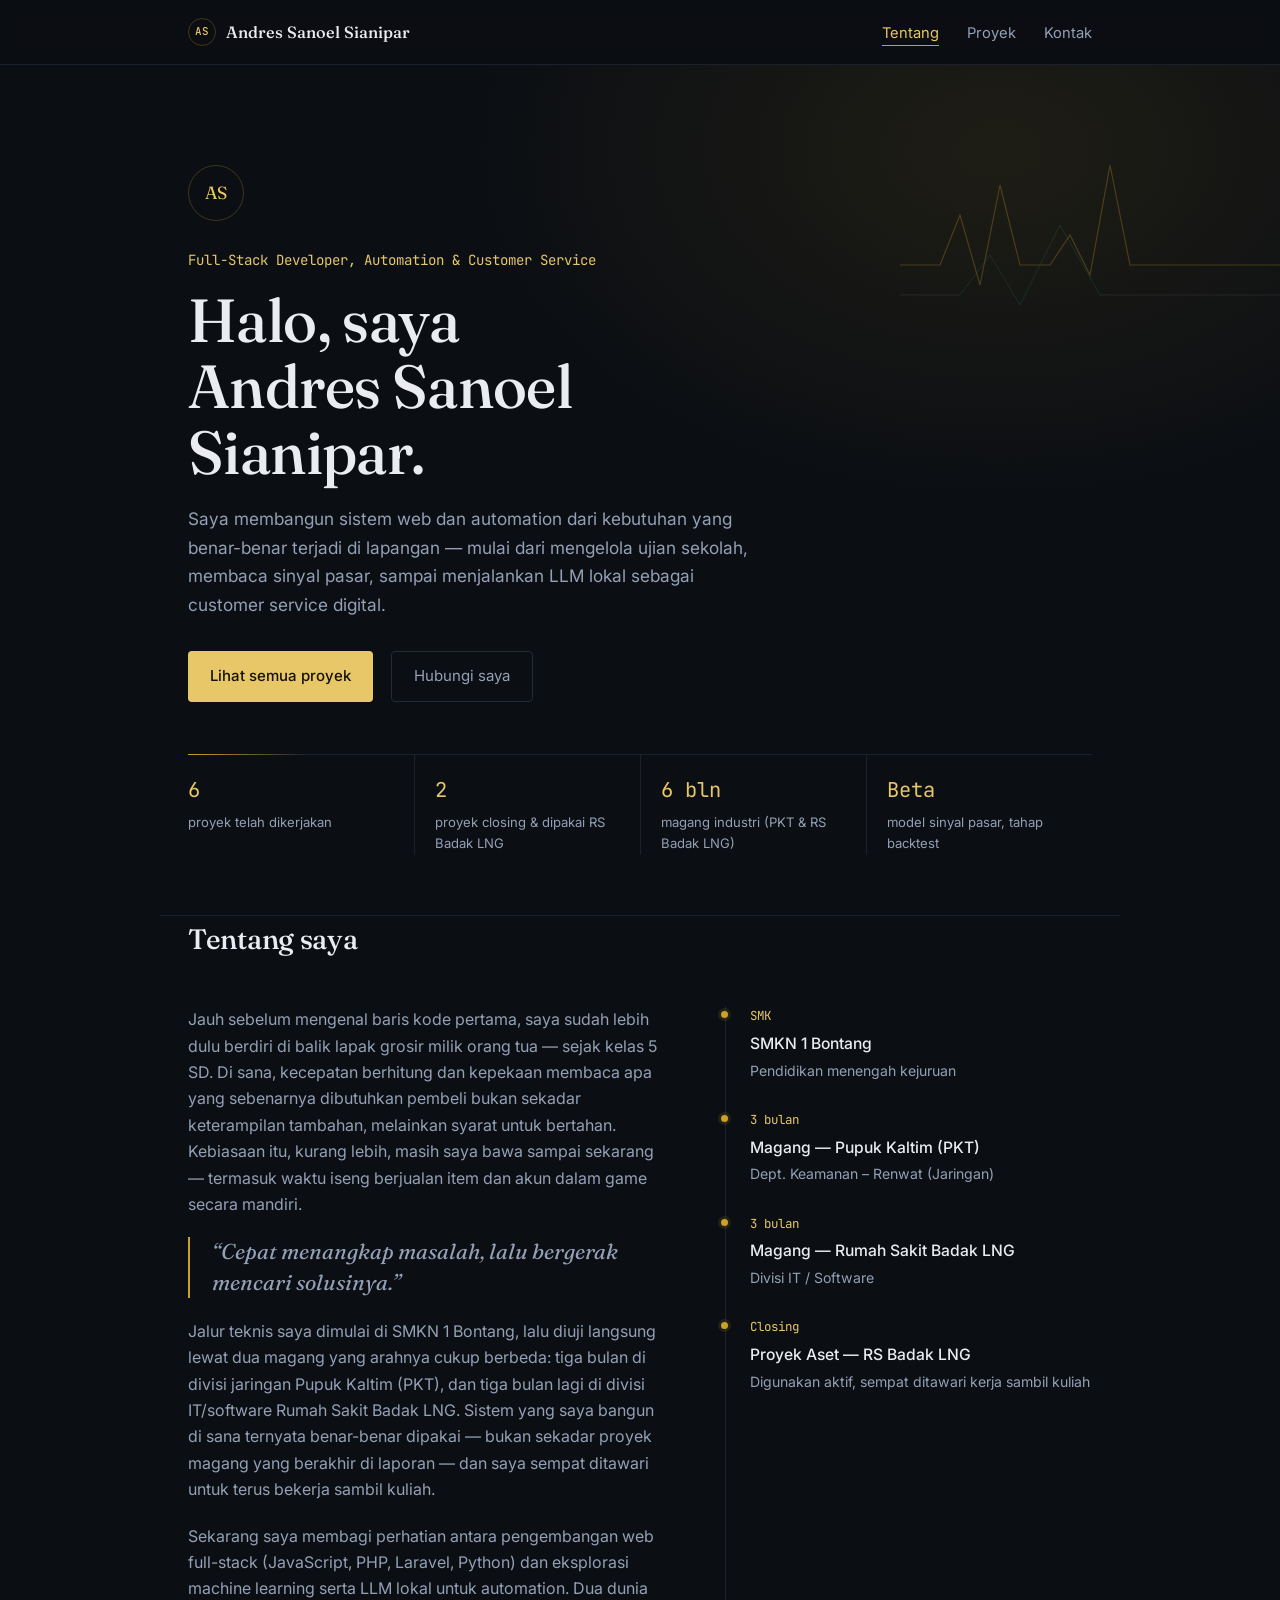
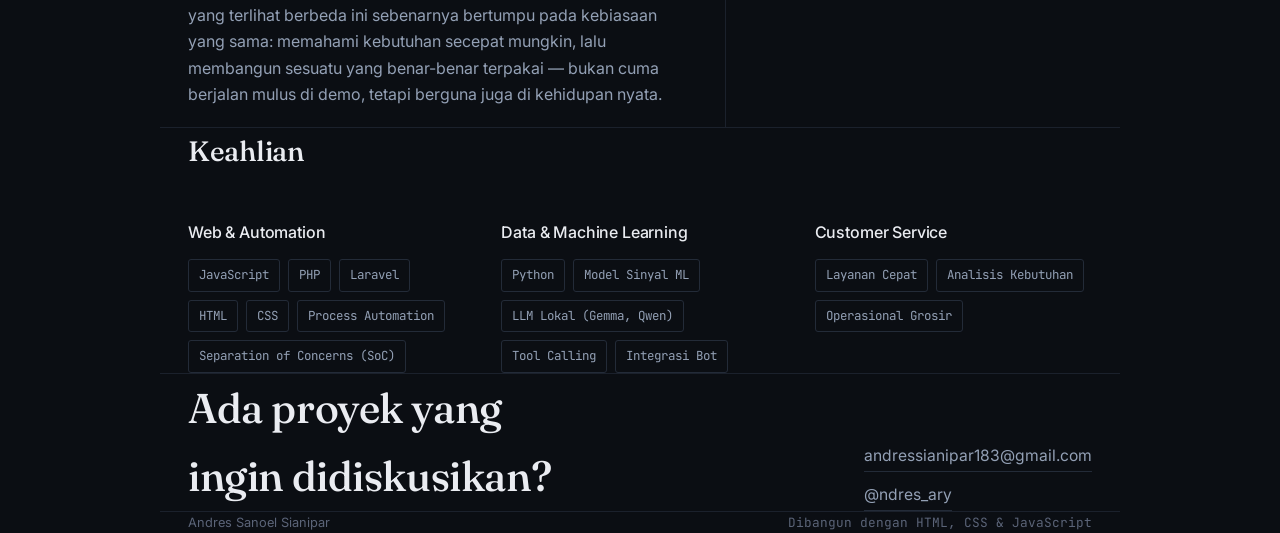
<file: index.html>
<!DOCTYPE html>
<html lang="id">
<head>
<meta charset="UTF-8">
<meta name="viewport" content="width=device-width, initial-scale=1.0">
<title>Andres Sanoel Sianipar — Full-Stack Developer & Automation</title>
<meta name="description" content="Portofolio Andres Sanoel Sianipar: Full-Stack Developer, Automation & Customer Service.">
<meta name="author" content="Andres Sanoel Sianipar">
<meta name="theme-color" content="#C9A227">

<link rel="canonical" href="https://example.com/index.html">

<!-- Open Graph / Facebook / WhatsApp / LinkedIn -->
<meta property="og:type" content="website">
<meta property="og:url" content="https://example.com/index.html">
<meta property="og:title" content="Andres Sanoel Sianipar — Full-Stack Developer & Automation">
<meta property="og:description" content="Portofolio Andres Sanoel Sianipar: Full-Stack Developer, Automation & Customer Service.">
<meta property="og:image" content="https://example.com/og-image.png">
<meta property="og:image:alt" content="Andres Sanoel Sianipar — Full-Stack Developer & Automation">
<meta property="og:locale" content="id_ID">
<meta property="og:site_name" content="Andres Sanoel Sianipar">

<!-- Twitter/X -->
<meta name="twitter:card" content="summary_large_image">
<meta name="twitter:title" content="Andres Sanoel Sianipar — Full-Stack Developer & Automation">
<meta name="twitter:description" content="Portofolio Andres Sanoel Sianipar: Full-Stack Developer, Automation & Customer Service.">
<meta name="twitter:image" content="https://example.com/og-image.png">

<!-- Favicon inline (tanpa file tambahan) -->
<link rel="icon" href="data:image/svg+xml,%3Csvg xmlns='http://www.w3.org/2000/svg' viewBox='0 0 64 64'%3E%3Crect width='64' height='64' rx='14' fill='%23111111'/%3E%3Ctext x='32' y='42' font-family='monospace' font-size='28' font-weight='600' fill='%23C9A227' text-anchor='middle'%3EAS%3C/text%3E%3C/svg%3E">

<link rel="preconnect" href="https://fonts.googleapis.com">
<link rel="preconnect" href="https://fonts.gstatic.com" crossorigin>
<link href="https://fonts.googleapis.com/css2?family=Fraunces:ital,opsz,wght@0,9..144,400;0,9..144,500;0,9..144,600;1,9..144,500&family=Inter:wght@400;500;600&family=JetBrains+Mono:wght@400;500&display=swap" rel="stylesheet">
<link rel="stylesheet" href="styles.css">

<script type="application/ld+json">
{
  "@context": "https://schema.org",
  "@type": "Person",
  "name": "Andres Sanoel Sianipar",
  "url": "https://example.com/",
  "email": "mailto:andressianipar183@gmail.com",
  "jobTitle": "Full-Stack Developer, Automation & Customer Service",
  "description": "Full-Stack Developer yang membangun sistem web dan automation, serta mengeksplorasi machine learning dan LLM lokal.",
  "alumniOf": {
    "@type": "EducationalOrganization",
    "name": "SMKN 1 Bontang"
  },
  "knowsAbout": [
    "JavaScript",
    "PHP",
    "Laravel",
    "Python",
    "HTML",
    "CSS",
    "Process Automation",
    "Machine Learning",
    "Local LLM"
  ],
  "sameAs": [
    "https://instagram.com/ndres_ary"
  ]
}
</script>
</head>
<body>

<header>
  <nav class="wrap" aria-label="Navigasi utama">
    <a href="index.html" class="nav-name">
      <span class="nav-mono-badge" aria-hidden="true">AS</span>
      Andres Sanoel Sianipar
    </a>
    <button class="nav-toggle" id="navToggle" type="button" aria-label="Buka menu" aria-expanded="false" aria-controls="navLinks">☰</button>
    <ul class="nav-links" id="navLinks">
      <li><a href="index.html#about" class="active" aria-current="page">Tentang</a></li>
      <li><a href="proyek.html">Proyek</a></li>
      <li><a href="index.html#contact">Kontak</a></li>
    </ul>
  </nav>
</header>

<main id="top">

  <section class="hero" style="border-top:none;" aria-labelledby="hero-title">
    <div class="hero-bg" aria-hidden="true"></div>
    <svg class="hero-wave" viewBox="0 0 420 200" fill="none" xmlns="http://www.w3.org/2000/svg" aria-hidden="true" focusable="false">
      <path d="M0 140 L40 140 L60 90 L80 160 L100 60 L120 140 L150 140 L170 110 L190 150 L210 40 L230 140 L420 140" stroke="#C9A227" stroke-width="1.2" stroke-opacity="0.5"/>
      <path d="M0 170 L60 170 L90 130 L120 180 L160 100 L200 170 L420 170" stroke="#4FD1AE" stroke-width="1" stroke-opacity="0.22"/>
    </svg>
    <div class="wrap">
      <div class="hero-badge mono" aria-hidden="true">AS</div>
      <div class="hero-eyebrow mono">Full-Stack Developer, Automation &amp; Customer Service</div>
      <h1 id="hero-title">Halo, saya Andres Sanoel Sianipar.</h1>
      <p class="hero-role">Saya membangun sistem web dan automation dari kebutuhan yang benar-benar terjadi di lapangan — mulai dari mengelola ujian sekolah, membaca sinyal pasar, sampai menjalankan LLM lokal sebagai customer service digital.</p>
      <div class="hero-cta">
        <a href="proyek.html" class="btn btn-primary">Lihat semua proyek</a>
        <a href="#contact" class="btn btn-secondary">Hubungi saya</a>
      </div>

      <div class="ticker">
        <div class="ticker-item">
          <div class="ticker-value mono">6</div>
          <div class="ticker-label">proyek telah dikerjakan</div>
        </div>
        <div class="ticker-item">
          <div class="ticker-value mono">2</div>
          <div class="ticker-label">proyek closing &amp; dipakai RS Badak LNG</div>
        </div>
        <div class="ticker-item">
          <div class="ticker-value mono">6 bln</div>
          <div class="ticker-label">magang industri (PKT &amp; RS Badak LNG)</div>
        </div>
        <div class="ticker-item">
          <div class="ticker-value mono">Beta</div>
          <div class="ticker-label">model sinyal pasar, tahap backtest</div>
        </div>
      </div>
    </div>
  </section>

  <section id="about" class="wrap" aria-labelledby="about-title">
    <div class="section-head">
      <h2 id="about-title">Tentang saya</h2>
    </div>
    <div class="about-grid">
      <div class="about">
        <p>Jauh sebelum mengenal baris kode pertama, saya sudah lebih dulu berdiri di balik lapak grosir milik orang tua — sejak kelas 5 SD. Di sana, kecepatan berhitung dan kepekaan membaca apa yang sebenarnya dibutuhkan pembeli bukan sekadar keterampilan tambahan, melainkan syarat untuk bertahan. Kebiasaan itu, kurang lebih, masih saya bawa sampai sekarang — termasuk waktu iseng berjualan item dan akun dalam game secara mandiri.</p>

        <p class="pull-quote">“Cepat menangkap masalah, lalu bergerak mencari solusinya.”</p>

        <p>Jalur teknis saya dimulai di SMKN 1 Bontang, lalu diuji langsung lewat dua magang yang arahnya cukup berbeda: tiga bulan di divisi jaringan Pupuk Kaltim (PKT), dan tiga bulan lagi di divisi IT/software Rumah Sakit Badak LNG. Sistem yang saya bangun di sana ternyata benar-benar dipakai — bukan sekadar proyek magang yang berakhir di laporan — dan saya sempat ditawari untuk terus bekerja sambil kuliah.</p>

        <p>Sekarang saya membagi perhatian antara pengembangan web full-stack (JavaScript, PHP, Laravel, Python) dan eksplorasi machine learning serta LLM lokal untuk automation. Dua dunia yang terlihat berbeda ini sebenarnya bertumpu pada kebiasaan yang sama: memahami kebutuhan secepat mungkin, lalu membangun sesuatu yang benar-benar terpakai — bukan cuma berjalan mulus di demo, tetapi berguna juga di kehidupan nyata.</p>
      </div>
      <div class="timeline">
        <div class="timeline-item">
          <span class="timeline-date mono">SMK</span>
          <div class="timeline-title">SMKN 1 Bontang</div>
          <div class="timeline-sub">Pendidikan menengah kejuruan</div>
        </div>
        <div class="timeline-item">
          <span class="timeline-date mono">3 bulan</span>
          <div class="timeline-title">Magang — Pupuk Kaltim (PKT)</div>
          <div class="timeline-sub">Dept. Keamanan – Renwat (Jaringan)</div>
        </div>
        <div class="timeline-item">
          <span class="timeline-date mono">3 bulan</span>
          <div class="timeline-title">Magang — Rumah Sakit Badak LNG</div>
          <div class="timeline-sub">Divisi IT / Software</div>
        </div>
        <div class="timeline-item">
          <span class="timeline-date mono">Closing</span>
          <div class="timeline-title">Proyek Aset — RS Badak LNG</div>
          <div class="timeline-sub">Digunakan aktif, sempat ditawari kerja sambil kuliah</div>
        </div>
      </div>
    </div>
  </section>

  <section id="skills" class="wrap" aria-labelledby="skills-title">
    <div class="section-head">
      <h2 id="skills-title">Keahlian</h2>
    </div>
    <div class="skills-grid">
      <div class="skill-group">
        <h3>Web &amp; Automation</h3>
        <div class="skill-tags">
          <span>JavaScript</span>
          <span>PHP</span>
          <span>Laravel</span>
          <span>HTML</span>
          <span>CSS</span>
          <span>Process Automation</span>
          <span>Separation of Concerns (SoC)</span>
        </div>
      </div>
      <div class="skill-group">
        <h3>Data &amp; Machine Learning</h3>
        <div class="skill-tags">
          <span>Python</span>
          <span>Model Sinyal ML</span>
          <span>LLM Lokal (Gemma, Qwen)</span>
          <span>Tool Calling</span>
          <span>Integrasi Bot</span>
        </div>
      </div>
      <div class="skill-group">
        <h3>Customer Service</h3>
        <div class="skill-tags">
          <span>Layanan Cepat</span>
          <span>Analisis Kebutuhan</span>
          <span>Operasional Grosir</span>
        </div>
      </div>
    </div>
  </section>

  <section id="contact" class="wrap" aria-labelledby="contact-title">
    <div class="contact">
      <h2 id="contact-title">Ada proyek yang ingin didiskusikan?</h2>
      <div class="contact-links">
        <a href="mailto:andressianipar183@gmail.com">andressianipar183@gmail.com</a>
        <a href="https://instagram.com/ndres_ary" target="_blank" rel="noopener noreferrer">@ndres_ary</a>
      </div>
    </div>
  </section>

</main>

<footer class="wrap">
  <span>Andres Sanoel Sianipar</span>
  <span class="mono">Dibangun dengan HTML, CSS &amp; JavaScript</span>
</footer>

<script src="script.js" defer></script>
</body>
</html>
</file>
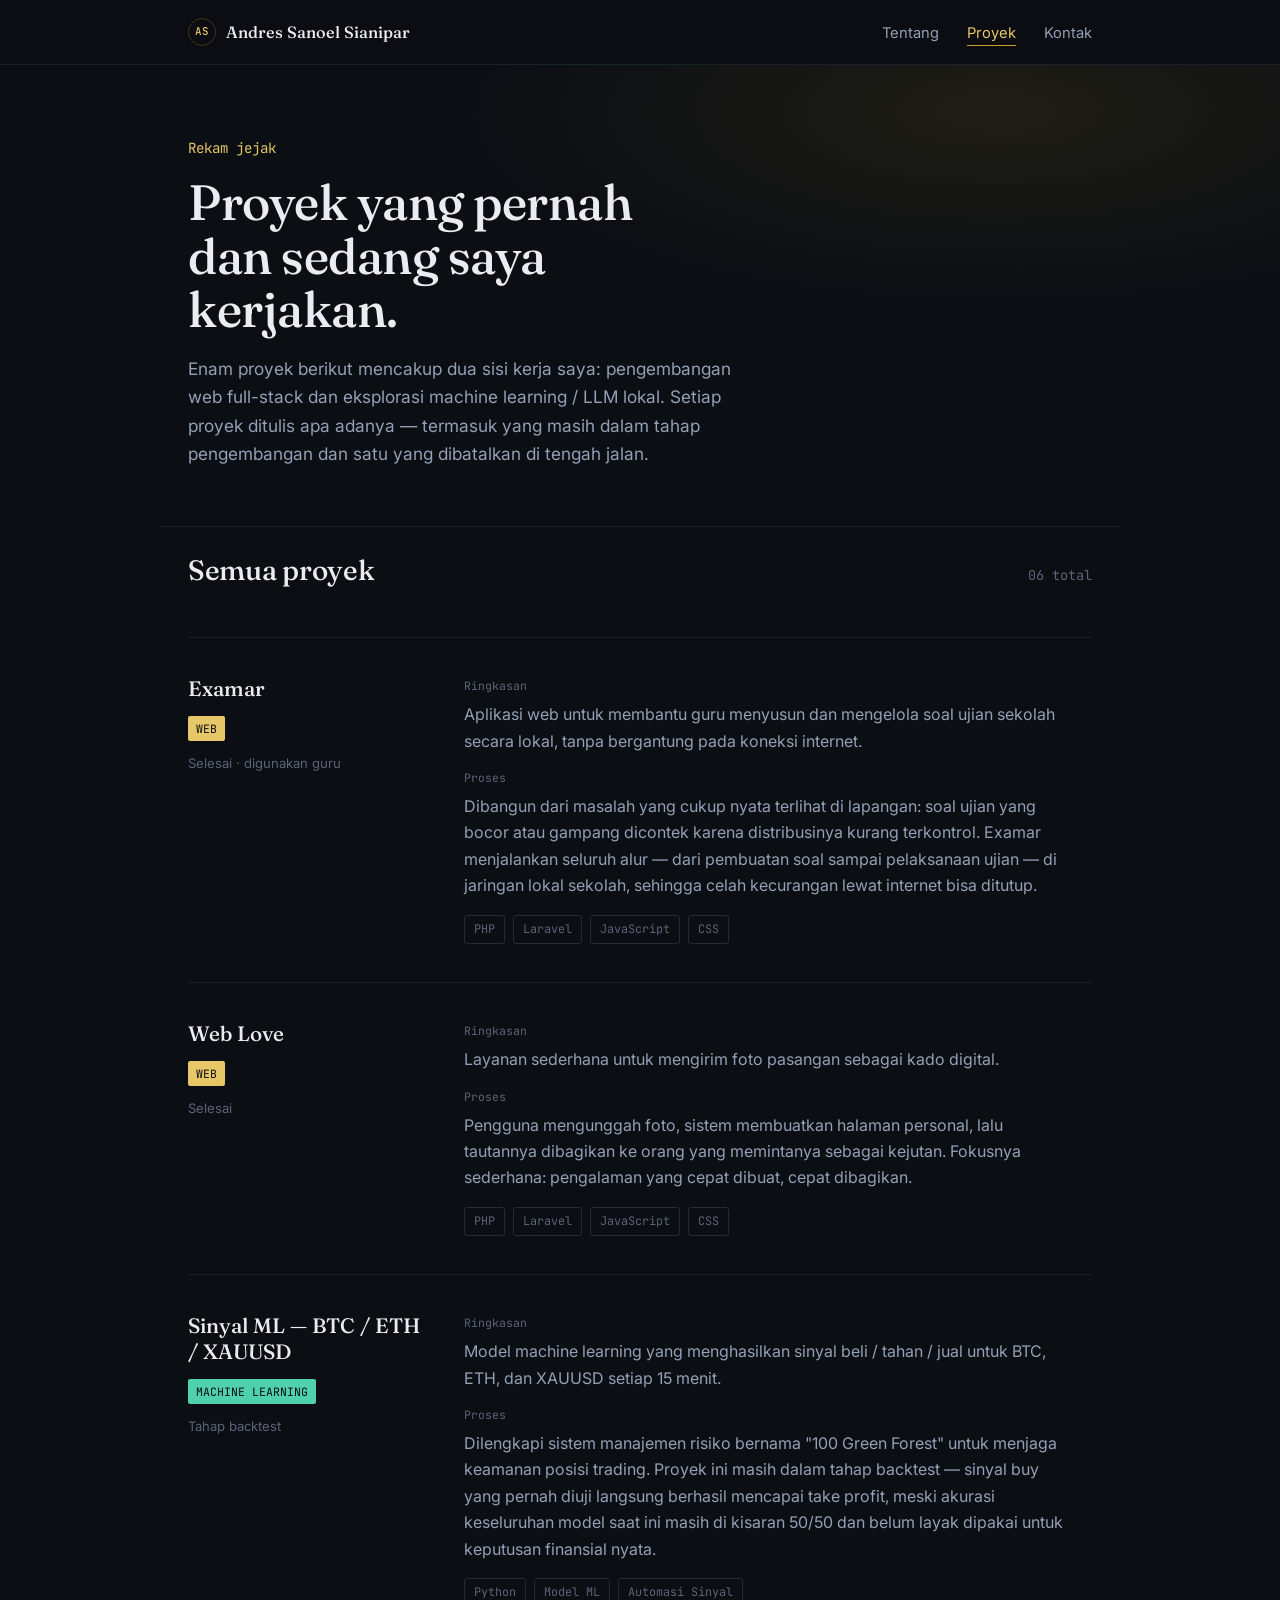
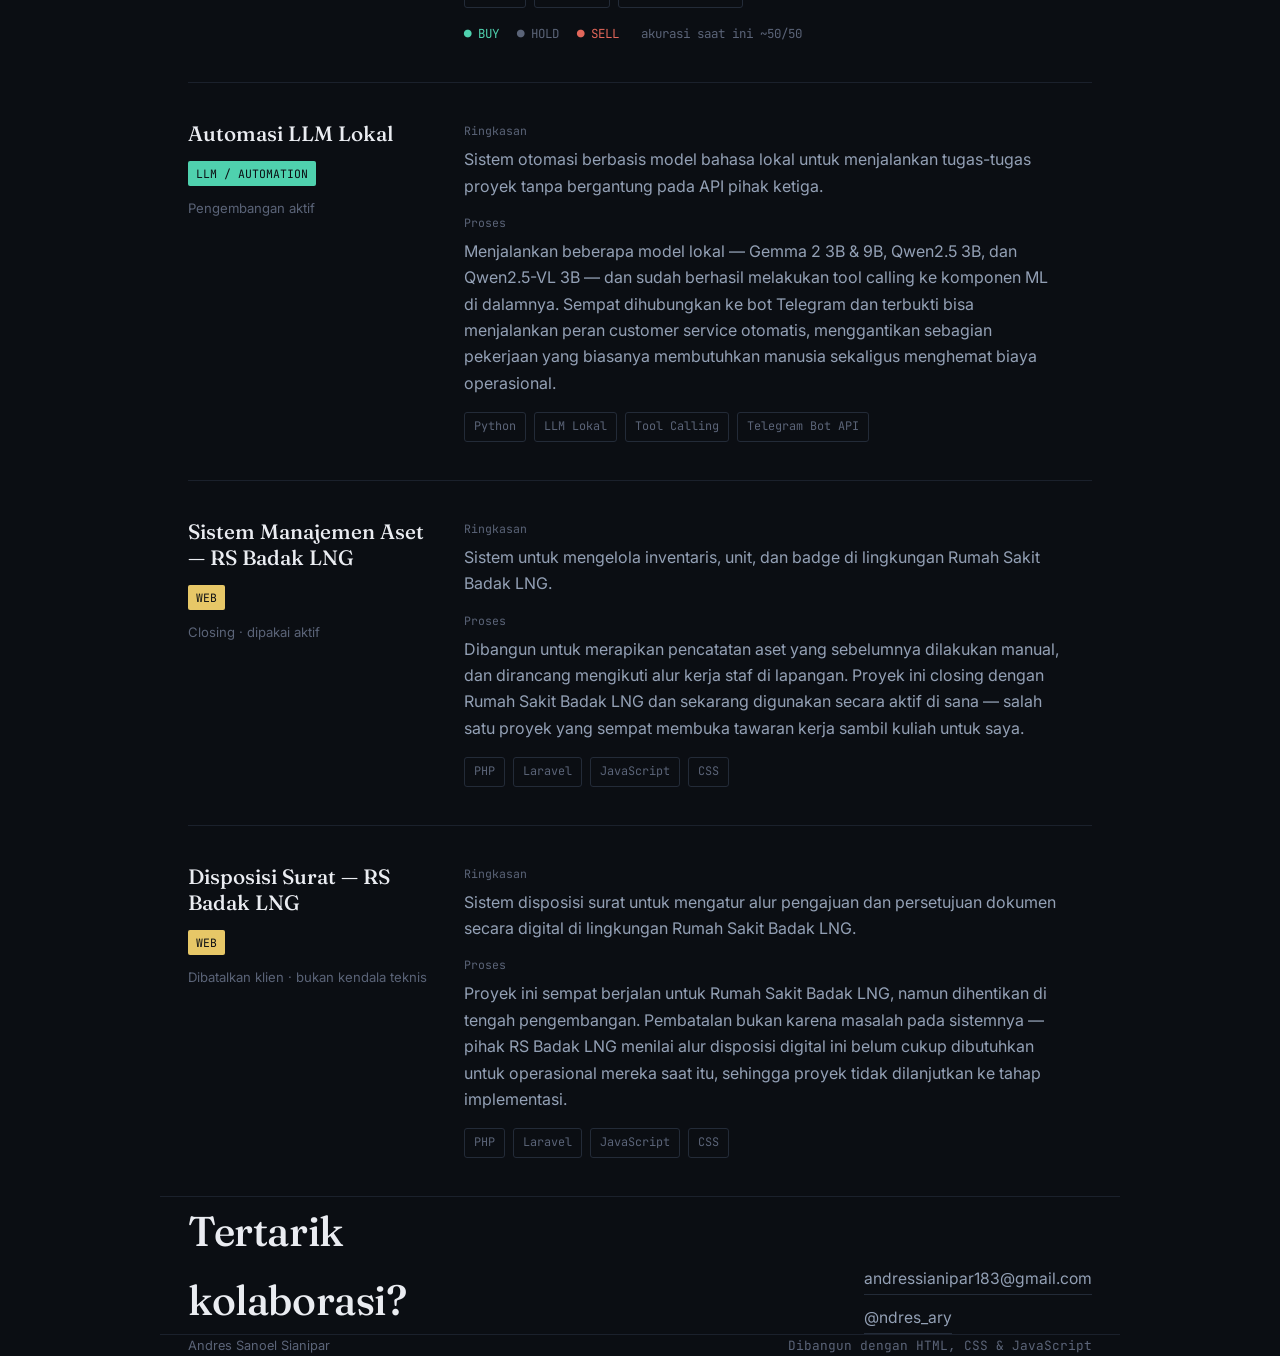
<file: proyek.html>
<!DOCTYPE html>
<html lang="id">
<head>
<meta charset="UTF-8">
<meta name="viewport" content="width=device-width, initial-scale=1.0">
<title>Proyek — Andres Sanoel Sianipar</title>
<meta name="description" content="Daftar lengkap proyek web, machine learning, dan otomasi LLM lokal oleh Andres Sanoel Sianipar.">
<link rel="preconnect" href="https://fonts.googleapis.com">
<link rel="preconnect" href="https://fonts.gstatic.com" crossorigin>
<link href="https://fonts.googleapis.com/css2?family=Fraunces:ital,opsz,wght@0,9..144,400;0,9..144,500;0,9..144,600;1,9..144,500&family=Inter:wght@400;500;600&family=JetBrains+Mono:wght@400;500&display=swap" rel="stylesheet">
<link rel="stylesheet" href="styles.css">
</head>
<body>

<header>
  <nav class="wrap">
    <a href="index.html" class="nav-name">
      <span class="nav-mono-badge">AS</span>
      Andres Sanoel Sianipar
    </a>
    <button class="nav-toggle" id="navToggle" aria-label="Buka menu" aria-expanded="false">☰</button>
    <ul class="nav-links" id="navLinks">
      <li><a href="index.html#about">Tentang</a></li>
      <li><a href="proyek.html" class="active">Proyek</a></li>
      <li><a href="index.html#contact">Kontak</a></li>
    </ul>
  </nav>
</header>

<main>

  <section class="hero" style="padding:72px 0 40px; border-top:none;">
    <div class="hero-bg"></div>
    <div class="wrap">
      <div class="hero-eyebrow mono">Rekam jejak</div>
      <h1 style="font-size:clamp(2rem, 4.6vw, 3.1rem); max-width:16ch;">Proyek yang pernah dan sedang saya kerjakan.</h1>
      <p class="hero-role" style="margin-top:18px;">Enam proyek berikut mencakup dua sisi kerja saya: pengembangan web full-stack dan eksplorasi machine learning / LLM lokal. Setiap proyek ditulis apa adanya — termasuk yang masih dalam tahap pengembangan dan satu yang dibatalkan di tengah jalan.</p>
    </div>
  </section>

  <section class="wrap" style="padding-top:20px;">
    <div class="section-head">
      <h2>Semua proyek</h2>
      <span class="count mono">06 total</span>
    </div>

    <div class="project">
      <div class="project-meta">
        <div class="project-name">Examar</div>
        <div class="project-tag">WEB</div>
        <div class="project-status">Selesai · digunakan guru</div>
      </div>
      <div class="project-body">
        <div class="project-block">
          <div class="project-block-label mono">Ringkasan</div>
          <p class="project-desc">Aplikasi web untuk membantu guru menyusun dan mengelola soal ujian sekolah secara lokal, tanpa bergantung pada koneksi internet.</p>
        </div>
        <div class="project-block">
          <div class="project-block-label mono">Proses</div>
          <p class="project-desc">Dibangun dari masalah yang cukup nyata terlihat di lapangan: soal ujian yang bocor atau gampang dicontek karena distribusinya kurang terkontrol. Examar menjalankan seluruh alur — dari pembuatan soal sampai pelaksanaan ujian — di jaringan lokal sekolah, sehingga celah kecurangan lewat internet bisa ditutup.</p>
        </div>
        <div class="project-stack mono">
          <span>PHP</span><span>Laravel</span><span>JavaScript</span><span>CSS</span>
        </div>
      </div>
    </div>

    <div class="project">
      <div class="project-meta">
        <div class="project-name">Web Love</div>
        <div class="project-tag">WEB</div>
        <div class="project-status">Selesai</div>
      </div>
      <div class="project-body">
        <div class="project-block">
          <div class="project-block-label mono">Ringkasan</div>
          <p class="project-desc">Layanan sederhana untuk mengirim foto pasangan sebagai kado digital.</p>
        </div>
        <div class="project-block">
          <div class="project-block-label mono">Proses</div>
          <p class="project-desc">Pengguna mengunggah foto, sistem membuatkan halaman personal, lalu tautannya dibagikan ke orang yang memintanya sebagai kejutan. Fokusnya sederhana: pengalaman yang cepat dibuat, cepat dibagikan.</p>
        </div>
        <div class="project-stack mono">
          <span>PHP</span><span>Laravel</span><span>JavaScript</span><span>CSS</span>
        </div>
      </div>
    </div>

    <div class="project">
      <div class="project-meta">
        <div class="project-name">Sinyal ML — BTC / ETH / XAUUSD</div>
        <div class="project-tag ml">MACHINE LEARNING</div>
        <div class="project-status">Tahap backtest</div>
      </div>
      <div class="project-body">
        <div class="project-block">
          <div class="project-block-label mono">Ringkasan</div>
          <p class="project-desc">Model machine learning yang menghasilkan sinyal beli / tahan / jual untuk BTC, ETH, dan XAUUSD setiap 15 menit.</p>
        </div>
        <div class="project-block">
          <div class="project-block-label mono">Proses</div>
          <p class="project-desc">Dilengkapi sistem manajemen risiko bernama "100 Green Forest" untuk menjaga keamanan posisi trading. Proyek ini masih dalam tahap backtest — sinyal buy yang pernah diuji langsung berhasil mencapai take profit, meski akurasi keseluruhan model saat ini masih di kisaran 50/50 dan belum layak dipakai untuk keputusan finansial nyata.</p>
        </div>
        <div class="project-stack mono">
          <span>Python</span><span>Model ML</span><span>Automasi Sinyal</span>
        </div>
        <div class="project-signal">
          <span class="signal-buy">● BUY</span>
          <span class="signal-hold">● HOLD</span>
          <span class="signal-sell">● SELL</span>
          <span class="mono" style="color:var(--text-faint); margin-left:4px;">akurasi saat ini ~50/50</span>
        </div>
      </div>
    </div>

    <div class="project">
      <div class="project-meta">
        <div class="project-name">Automasi LLM Lokal</div>
        <div class="project-tag ml">LLM / AUTOMATION</div>
        <div class="project-status">Pengembangan aktif</div>
      </div>
      <div class="project-body">
        <div class="project-block">
          <div class="project-block-label mono">Ringkasan</div>
          <p class="project-desc">Sistem otomasi berbasis model bahasa lokal untuk menjalankan tugas-tugas proyek tanpa bergantung pada API pihak ketiga.</p>
        </div>
        <div class="project-block">
          <div class="project-block-label mono">Proses</div>
          <p class="project-desc">Menjalankan beberapa model lokal — Gemma 2 3B & 9B, Qwen2.5 3B, dan Qwen2.5-VL 3B — dan sudah berhasil melakukan tool calling ke komponen ML di dalamnya. Sempat dihubungkan ke bot Telegram dan terbukti bisa menjalankan peran customer service otomatis, menggantikan sebagian pekerjaan yang biasanya membutuhkan manusia sekaligus menghemat biaya operasional.</p>
        </div>
        <div class="project-stack mono">
          <span>Python</span><span>LLM Lokal</span><span>Tool Calling</span><span>Telegram Bot API</span>
        </div>
      </div>
    </div>

    <div class="project">
      <div class="project-meta">
        <div class="project-name">Sistem Manajemen Aset — RS Badak LNG</div>
        <div class="project-tag">WEB</div>
        <div class="project-status">Closing · dipakai aktif</div>
      </div>
      <div class="project-body">
        <div class="project-block">
          <div class="project-block-label mono">Ringkasan</div>
          <p class="project-desc">Sistem untuk mengelola inventaris, unit, dan badge di lingkungan Rumah Sakit Badak LNG.</p>
        </div>
        <div class="project-block">
          <div class="project-block-label mono">Proses</div>
          <p class="project-desc">Dibangun untuk merapikan pencatatan aset yang sebelumnya dilakukan manual, dan dirancang mengikuti alur kerja staf di lapangan. Proyek ini closing dengan Rumah Sakit Badak LNG dan sekarang digunakan secara aktif di sana — salah satu proyek yang sempat membuka tawaran kerja sambil kuliah untuk saya.</p>
        </div>
        <div class="project-stack mono">
          <span>PHP</span><span>Laravel</span><span>JavaScript</span><span>CSS</span>
        </div>
      </div>
    </div>

    <div class="project">
      <div class="project-meta">
        <div class="project-name">Disposisi Surat — RS Badak LNG</div>
        <div class="project-tag">WEB</div>
        <div class="project-status">Dibatalkan klien · bukan kendala teknis</div>
      </div>
      <div class="project-body">
        <div class="project-block">
          <div class="project-block-label mono">Ringkasan</div>
          <p class="project-desc">Sistem disposisi surat untuk mengatur alur pengajuan dan persetujuan dokumen secara digital di lingkungan Rumah Sakit Badak LNG.</p>
        </div>
        <div class="project-block">
          <div class="project-block-label mono">Proses</div>
          <p class="project-desc">Proyek ini sempat berjalan untuk Rumah Sakit Badak LNG, namun dihentikan di tengah pengembangan. Pembatalan bukan karena masalah pada sistemnya — pihak RS Badak LNG menilai alur disposisi digital ini belum cukup dibutuhkan untuk operasional mereka saat itu, sehingga proyek tidak dilanjutkan ke tahap implementasi.</p>
        </div>
        <div class="project-stack mono">
          <span>PHP</span><span>Laravel</span><span>JavaScript</span><span>CSS</span>
        </div>
      </div>
    </div>

  </section>

  <section id="contact" class="wrap">
    <div class="contact">
      <h2>Tertarik kolaborasi?</h2>
      <div class="contact-links">
        <a href="mailto:andressianipar183@gmail.com">andressianipar183@gmail.com</a>
        <a href="https://instagram.com/ndres_ary" target="_blank" rel="noopener">@ndres_ary</a>
      </div>
    </div>
  </section>

</main>

<footer class="wrap">
  <span>Andres Sanoel Sianipar</span>
  <span class="mono">Dibangun dengan HTML, CSS & JavaScript</span>
</footer>

<script src="script.js"></script>
</body>
</html>
</file>
<file: styles.css>
:root{
  --bg:#0B0E13;
  --bg-2:#12161D;
  --surface:#12161D;
  --border:#232B38;
  --border-soft:#1B212C;
  --text:#EAECF1;
  --text-muted:#93A0B5;
  --text-faint:#5B6478;
  --accent:#C9A227;
  --accent-soft:#E7C767;
  --accent-line:rgba(201,162,39,0.28);
  --buy:#4FD1AE;
  --sell:#E2665A;
  --maxw:960px;
}

*{ box-sizing:border-box; }
html{ scroll-behavior:smooth; }

body{
  margin:0;
  background:var(--bg);
  color:var(--text);
  font-family:'Inter', -apple-system, sans-serif;
  font-size:16px;
  line-height:1.65;
  -webkit-font-smoothing:antialiased;
}

a{ color:inherit; }

h1,h2,h3{
  font-family:'Fraunces', Georgia, serif;
  font-weight:500;
  margin:0;
  letter-spacing:-0.01em;
}

.mono{ font-family:'JetBrains Mono', monospace; }

.wrap{
  max-width:var(--maxw);
  margin:0 auto;
  padding:0 28px;
}

/* ---------- Nav ---------- */
header{
  position:sticky;
  top:0;
  z-index:50;
  background:rgba(11,14,19,0.82);
  backdrop-filter:blur(10px);
  border-bottom:1px solid var(--border-soft);
}
nav.wrap{
  display:flex;
  align-items:center;
  justify-content:space-between;
  height:64px;
}
.nav-name{
  font-family:'Fraunces', serif;
  font-size:1.02rem;
  font-weight:500;
  text-decoration:none;
  color:var(--text);
  display:flex;
  align-items:center;
  gap:10px;
}
.nav-mono-badge{
  width:28px; height:28px;
  border:1px solid var(--accent-line);
  border-radius:50%;
  display:flex;
  align-items:center;
  justify-content:center;
  font-family:'JetBrains Mono', monospace;
  font-size:0.68rem;
  color:var(--accent-soft);
}
.nav-links{
  display:flex;
  align-items:center;
  gap:28px;
  list-style:none;
  margin:0;
  padding:0;
}
.nav-links a{
  text-decoration:none;
  font-size:0.92rem;
  color:var(--text-muted);
  position:relative;
  padding-bottom:4px;
  transition:color .2s ease;
}
.nav-links a::after{
  content:'';
  position:absolute;
  left:0; right:100%; bottom:0;
  height:1px;
  background:var(--accent);
  transition:right .25s ease;
}
.nav-links a:hover{ color:var(--text); }
.nav-links a:hover::after{ right:0; }
.nav-links a.active{ color:var(--accent-soft); }
.nav-links a.active::after{ right:0; }
.nav-toggle{ display:none; }

/* ---------- Hero ---------- */
.hero{
  position:relative;
  padding:100px 0 60px;
  overflow:hidden;
  border-top:none;
}
.hero-bg{
  position:absolute;
  inset:0;
  background:radial-gradient(60% 60% at 78% 10%, rgba(201,162,39,0.10), transparent 70%);
  pointer-events:none;
  z-index:0;
}
.hero-wave{
  position:absolute;
  right:-40px; top:60px;
  width:420px;
  max-width:55vw;
  opacity:0.55;
  pointer-events:none;
  z-index:0;
}
.hero > .wrap{ position:relative; z-index:1; }

.hero-badge{
  width:56px; height:56px;
  border:1px solid var(--accent-line);
  border-radius:50%;
  display:flex;
  align-items:center;
  justify-content:center;
  font-family:'Fraunces', serif;
  font-size:1.1rem;
  color:var(--accent-soft);
  margin-bottom:28px;
  opacity:0;
  animation:rise .6s ease forwards;
  animation-delay:.02s;
}
.hero-eyebrow{
  color:var(--accent-soft);
  font-size:0.88rem;
  margin-bottom:16px;
  opacity:0;
  transform:translateY(8px);
  animation:rise .6s ease forwards;
  animation-delay:.08s;
}
.hero h1{
  font-size:clamp(2.3rem, 5.4vw, 3.8rem);
  line-height:1.08;
  max-width:12ch;
  opacity:0;
  transform:translateY(10px);
  animation:rise .7s ease forwards;
  animation-delay:.16s;
}
.hero-role{
  margin-top:20px;
  font-size:1.08rem;
  color:var(--text-muted);
  max-width:52ch;
  opacity:0;
  transform:translateY(10px);
  animation:rise .7s ease forwards;
  animation-delay:.3s;
}
.hero-cta{
  margin-top:32px;
  display:flex;
  gap:18px;
  flex-wrap:wrap;
  opacity:0;
  transform:translateY(10px);
  animation:rise .7s ease forwards;
  animation-delay:.4s;
}
.btn{
  display:inline-flex;
  align-items:center;
  gap:8px;
  padding:12px 22px;
  border-radius:4px;
  text-decoration:none;
  font-size:0.94rem;
  transition:all .2s ease;
}
.btn-primary{
  background:var(--accent-soft);
  color:#171106;
  font-weight:500;
}
.btn-primary:hover{ background:#f0d67e; }
.btn-secondary{
  border:1px solid var(--border);
  color:var(--text-muted);
}
.btn-secondary:hover{ color:var(--text); border-color:var(--text-faint); }

@keyframes rise{ to{ opacity:1; transform:translateY(0); } }

.ticker{
  margin-top:52px;
  display:flex;
  flex-wrap:wrap;
  border-top:1px solid var(--border-soft);
  position:relative;
  opacity:0;
  animation:rise .7s ease forwards;
  animation-delay:.52s;
}
.ticker::before{
  content:'';
  position:absolute;
  top:-1px; left:0;
  width:120px; height:1px;
  background:linear-gradient(90deg, var(--accent), transparent);
}
.ticker-item{
  flex:1 1 190px;
  padding:18px 20px 0 20px;
  border-left:1px solid var(--border-soft);
}
.ticker-item:first-child{ border-left:none; padding-left:0; }
.ticker-value{
  font-family:'JetBrains Mono', monospace;
  font-size:1.28rem;
  color:var(--accent-soft);
}
.ticker-label{
  font-size:0.82rem;
  color:var(--text-muted);
  margin-top:5px;
}

/* ---------- Section base ---------- */
section{
  padding:76px 0;
  border-top:1px solid var(--border-soft);
}
.section-head{
  display:flex;
  align-items:baseline;
  justify-content:space-between;
  gap:24px;
  margin-bottom:44px;
}
.section-head h2{ font-size:1.75rem; }
.section-head .count{
  font-family:'JetBrains Mono', monospace;
  font-size:0.85rem;
  color:var(--text-faint);
}
.section-kicker{
  color:var(--text-muted);
  max-width:60ch;
  margin:-24px 0 44px;
  font-size:1.02rem;
}

/* ---------- About ---------- */
.about-grid{
  display:grid;
  grid-template-columns:1.3fr 1fr;
  gap:60px;
}
.about p{
  color:var(--text-muted);
  margin:0 0 20px;
  max-width:62ch;
}
.about p strong{ color:var(--text); font-weight:500; }

.pull-quote{
  font-family:'Fraunces', serif;
  font-style:italic;
  font-size:1.35rem;
  color:var(--text);
  border-left:2px solid var(--accent);
  padding-left:22px;
  margin:28px 0 30px;
  max-width:34ch;
  line-height:1.4;
}

.timeline{
  border-left:1px solid var(--border-soft);
  padding-left:24px;
}
.timeline-item{ position:relative; padding-bottom:28px; }
.timeline-item:last-child{ padding-bottom:0; }
.timeline-item::before{
  content:'';
  position:absolute;
  left:-29px; top:5px;
  width:7px; height:7px;
  border-radius:50%;
  background:var(--accent);
  box-shadow:0 0 0 3px rgba(201,162,39,0.12);
}
.timeline-date{
  font-family:'JetBrains Mono', monospace;
  font-size:0.78rem;
  color:var(--accent-soft);
  display:block;
  margin-bottom:4px;
}
.timeline-title{ font-size:0.98rem; color:var(--text); font-weight:500; }
.timeline-sub{ font-size:0.88rem; color:var(--text-muted); margin-top:2px; }

/* ---------- Skills ---------- */
.skills-grid{
  display:grid;
  grid-template-columns:repeat(3, 1fr);
  gap:36px;
}
.skill-group h3{
  font-size:1rem;
  font-weight:500;
  color:var(--text);
  margin-bottom:14px;
  font-family:'Inter', sans-serif;
}
.skill-tags{ display:flex; flex-wrap:wrap; gap:8px; }
.skill-tags span{
  font-family:'JetBrains Mono', monospace;
  font-size:0.78rem;
  color:var(--text-muted);
  border:1px solid var(--border);
  padding:5px 10px;
  border-radius:3px;
}

/* ---------- Projects ---------- */
.project{
  display:grid;
  grid-template-columns:240px 1fr;
  gap:36px;
  padding:38px 0;
  border-top:1px solid var(--border-soft);
}
.project:first-of-type{ border-top:none; padding-top:0; }
.project-meta{ display:flex; flex-direction:column; gap:6px; }
.project-name{
  font-family:'Fraunces', serif;
  font-size:1.3rem;
  font-weight:500;
  line-height:1.25;
}
.project-tag{
  font-family:'JetBrains Mono', monospace;
  font-size:0.72rem;
  color:var(--bg);
  background:var(--accent-soft);
  width:fit-content;
  padding:3px 8px;
  border-radius:2px;
  margin-top:8px;
}
.project-tag.ml{ background:var(--buy); }
.project-status{ font-size:0.82rem; color:var(--text-faint); margin-top:6px; }

.project-block{ margin-bottom:14px; }
.project-block-label{
  font-family:'JetBrains Mono', monospace;
  font-size:0.72rem;
  color:var(--text-faint);
  margin-bottom:6px;
}
.project-desc{ color:var(--text-muted); max-width:60ch; margin:0; }

.project-stack{ display:flex; flex-wrap:wrap; gap:8px; margin-top:16px; }
.project-stack span{
  font-family:'JetBrains Mono', monospace;
  font-size:0.74rem;
  color:var(--text-faint);
  border:1px solid var(--border);
  padding:4px 9px;
  border-radius:3px;
}
.project-signal{
  display:flex;
  gap:18px;
  margin-top:16px;
  font-family:'JetBrains Mono', monospace;
  font-size:0.78rem;
  align-items:center;
}
.signal-buy{ color:var(--buy); }
.signal-hold{ color:var(--text-faint); }
.signal-sell{ color:var(--sell); }

/* ---------- Contact ---------- */
.contact{
  display:flex;
  align-items:flex-end;
  justify-content:space-between;
  flex-wrap:wrap;
  gap:28px;
}
.contact h2{ font-size:clamp(1.8rem, 4vw, 2.6rem); max-width:14ch; }
.contact-links{ display:flex; flex-direction:column; gap:10px; align-items:flex-start; }
.contact-links a{
  text-decoration:none;
  font-size:0.98rem;
  color:var(--text-muted);
  border-bottom:1px solid var(--border);
  padding-bottom:2px;
  transition:color .2s ease, border-color .2s ease;
}
.contact-links a:hover{ color:var(--accent-soft); border-color:var(--accent-soft); }

footer{
  border-top:1px solid var(--border-soft);
  padding:24px 0 40px;
  font-size:0.8rem;
  color:var(--text-faint);
  display:flex;
  justify-content:space-between;
  flex-wrap:wrap;
  gap:8px;
}

/* ---------- Responsive ---------- */
@media (max-width: 760px){
  .nav-links{
    position:fixed;
    top:64px; left:0; right:0;
    flex-direction:column;
    align-items:flex-start;
    background:var(--bg);
    border-bottom:1px solid var(--border-soft);
    padding:20px 28px;
    gap:16px;
    display:none;
  }
  .nav-links.open{ display:flex; }
  .nav-toggle{
    display:block;
    background:none;
    border:1px solid var(--border);
    color:var(--text);
    width:36px; height:36px;
    border-radius:4px;
    font-size:1rem;
    cursor:pointer;
  }
  .hero-wave{ display:none; }
  .about-grid{ grid-template-columns:1fr; gap:40px; }
  .skills-grid{ grid-template-columns:1fr; gap:28px; }
  .project{ grid-template-columns:1fr; gap:16px; }
  .contact{ flex-direction:column; align-items:flex-start; }
}

@media (prefers-reduced-motion: reduce){
  .hero-badge, .hero-eyebrow, .hero h1, .hero-role, .hero-cta, .ticker{
    animation:none; opacity:1; transform:none;
  }
  html{ scroll-behavior:auto; }
}

:focus-visible{
  outline:2px solid var(--accent-soft);
  outline-offset:3px;
}
</file>
